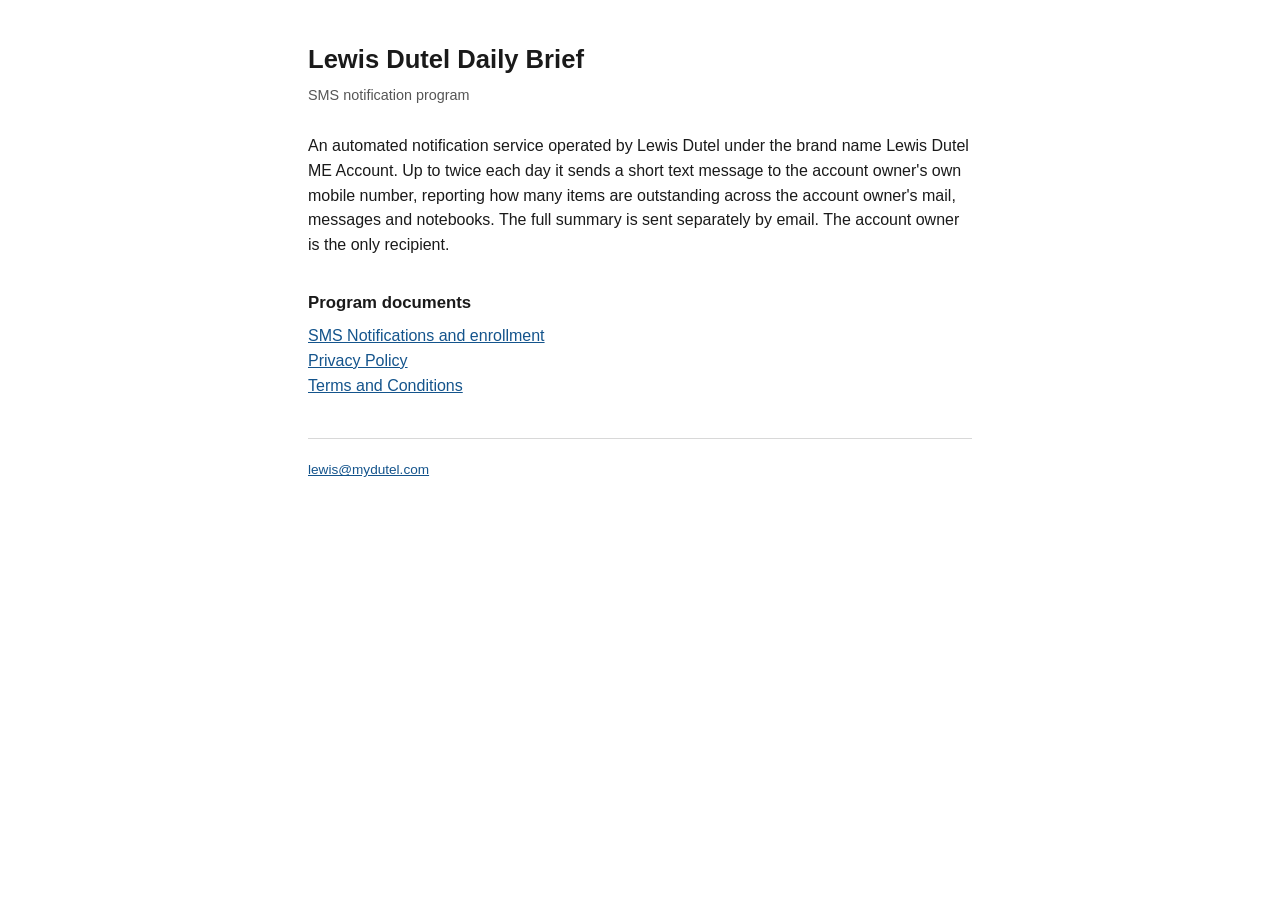
<file: index.html>
<!DOCTYPE html>
<html lang="en">
<head>
<meta charset="utf-8">
<meta name="viewport" content="width=device-width, initial-scale=1">
<title>Lewis Dutel Daily Brief</title>
<link rel="stylesheet" href="style.css">
</head>
<body>
<h1>Lewis Dutel Daily Brief</h1>
<p class="eff">SMS notification program</p>
<p>An automated notification service operated by Lewis Dutel under the brand name Lewis Dutel ME Account. Up to twice each day it sends a short text message to the account owner's own mobile number, reporting how many items are outstanding across the account owner's mail, messages and notebooks. The full summary is sent separately by email. The account owner is the only recipient.</p>
<h2>Program documents</h2>
<p><a href="opt-in.html">SMS Notifications and enrollment</a><br>
<a href="privacy.html">Privacy Policy</a><br>
<a href="terms.html">Terms and Conditions</a></p>
<hr>
<footer><a href="mailto:lewis@mydutel.com">lewis@mydutel.com</a></footer>
</body>
</html>
</file>
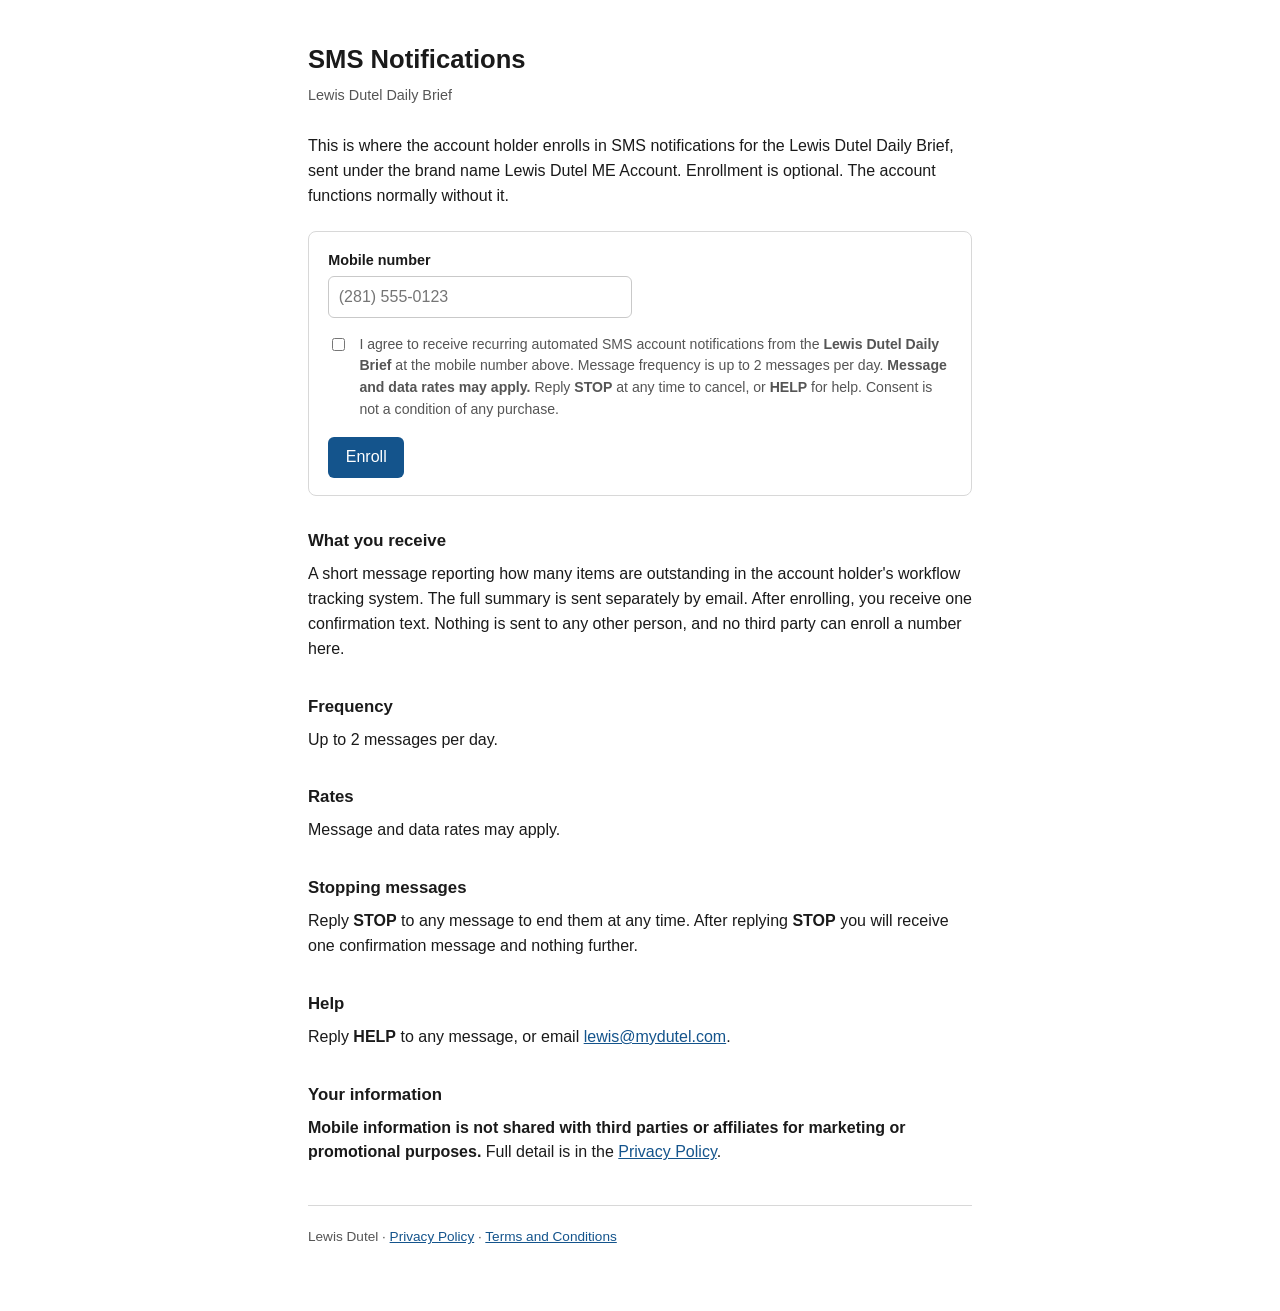
<file: opt-in.html>
<!DOCTYPE html>
<html lang="en">
<head>
<meta charset="utf-8">
<meta name="viewport" content="width=device-width, initial-scale=1">
<title>SMS Notifications — Lewis Dutel Daily Brief</title>
<link rel="stylesheet" href="style.css">
<style>
.optin{border:1px solid #d8d8d8;border-radius:8px;padding:1.1rem 1.2rem;margin:1.4rem 0}
.optin label{display:flex;gap:.7rem;align-items:flex-start;font-size:.97rem}
.optin input[type=checkbox]{margin-top:.28rem;flex:0 0 auto}
.optin .field{margin:0 0 1rem}
.optin .field span{display:block;font-weight:700;font-size:.9rem;margin-bottom:.3rem}
.optin input[type=tel]{width:100%;max-width:19rem;padding:.45rem .6rem;
 border:1px solid #c9c9c9;border-radius:6px;font:inherit}
.optin button{margin-top:1rem;padding:.5rem 1.1rem;border:0;border-radius:6px;
 background:#14548c;color:#fff;font:inherit;cursor:pointer}
.disc{font-size:.88rem;color:#555}
</style>
</head>
<body>

<h1>SMS Notifications</h1>
<p class="eff">Lewis Dutel Daily Brief</p>

<p>This is where the account holder enrolls in SMS notifications for the Lewis Dutel Daily Brief, sent under the brand name Lewis Dutel ME Account. Enrollment is optional. The account functions normally without it.</p>

<div class="optin">
  <div class="field">
    <span>Mobile number</span>
    <input type="tel" name="phone" placeholder="(281) 555-0123" autocomplete="tel">
  </div>
  <label>
    <input type="checkbox" name="consent" value="yes">
    <span class="disc">I agree to receive recurring automated SMS account notifications from the <strong>Lewis Dutel Daily Brief</strong> at the mobile number above. Message frequency is up to 2 messages per day. <strong>Message and data rates may apply.</strong> Reply <strong>STOP</strong> at any time to cancel, or <strong>HELP</strong> for help. Consent is not a condition of any purchase.</span>
  </label>
  <button type="submit">Enroll</button>
</div>

<h2>What you receive</h2>
<p>A short message reporting how many items are outstanding in the account holder's workflow tracking system. The full summary is sent separately by email. After enrolling, you receive one confirmation text. Nothing is sent to any other person, and no third party can enroll a number here.</p>

<h2>Frequency</h2>
<p>Up to 2 messages per day.</p>

<h2>Rates</h2>
<p>Message and data rates may apply.</p>

<h2>Stopping messages</h2>
<p>Reply <strong>STOP</strong> to any message to end them at any time. After replying <strong>STOP</strong> you will receive one confirmation message and nothing further.</p>

<h2>Help</h2>
<p>Reply <strong>HELP</strong> to any message, or email <a href="mailto:lewis@mydutel.com">lewis@mydutel.com</a>.</p>

<h2>Your information</h2>
<p><strong>Mobile information is not shared with third parties or affiliates for marketing or promotional purposes.</strong> Full detail is in the <a href="privacy.html">Privacy Policy</a>.</p>

<hr>
<footer>Lewis Dutel · <a href="privacy.html">Privacy Policy</a> · <a href="terms.html">Terms and Conditions</a></footer>

</body>
</html>
</file>
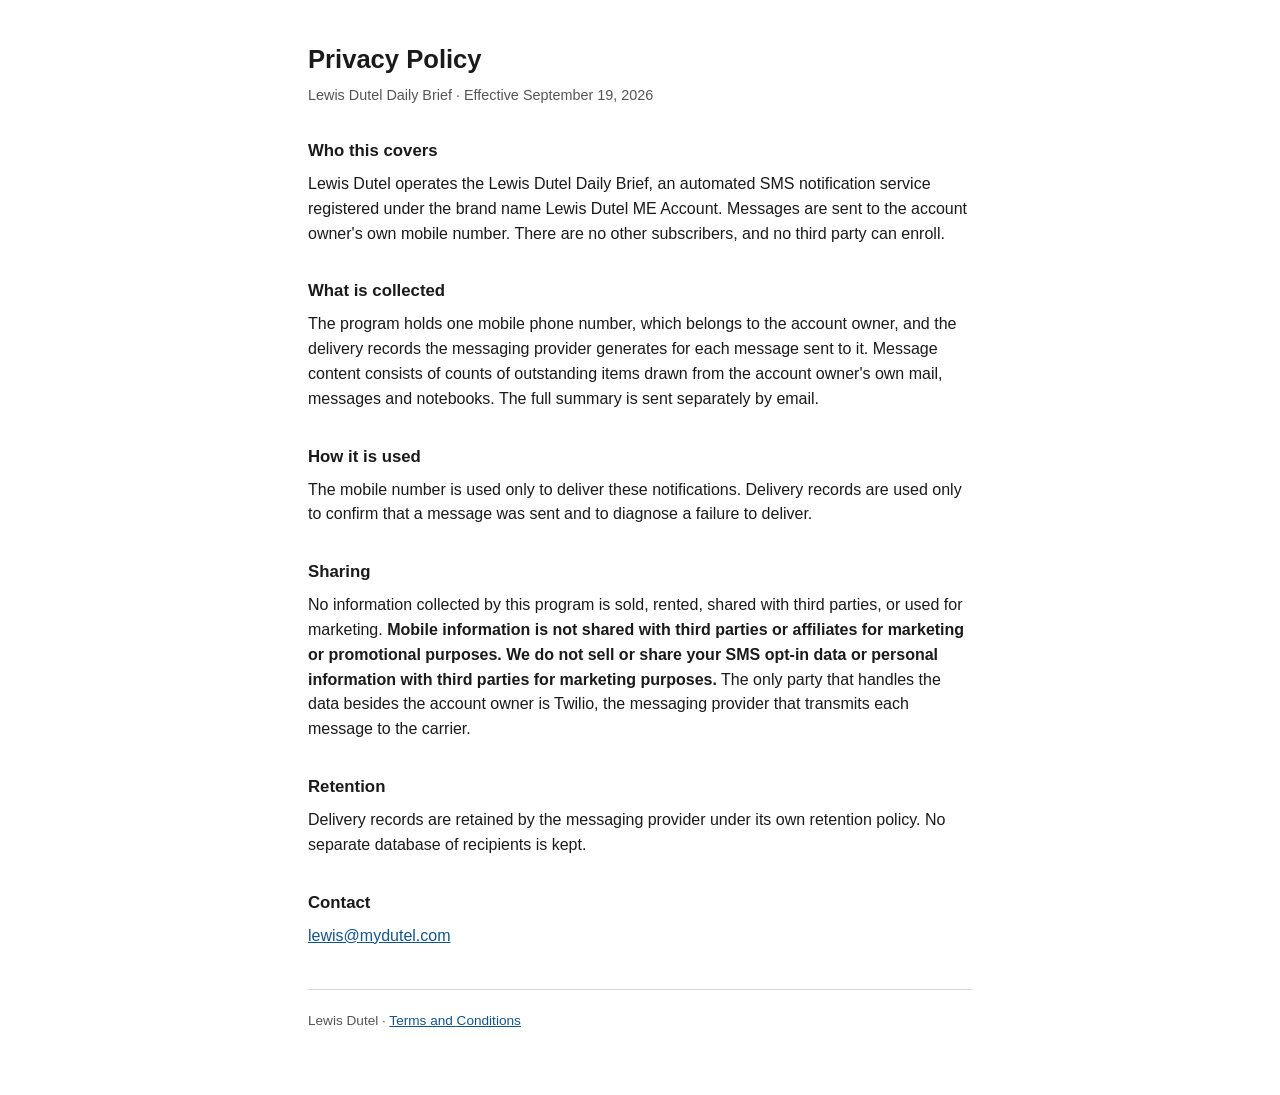
<file: privacy.html>
<!DOCTYPE html>
<html lang="en">
<head>
<meta charset="utf-8">
<meta name="viewport" content="width=device-width, initial-scale=1">
<title>Privacy Policy — Lewis Dutel Daily Brief</title>
<link rel="stylesheet" href="style.css">
</head>
<body>

<h1>Privacy Policy</h1>
<p class="eff">Lewis Dutel Daily Brief · Effective September 19, 2026</p>

<h2>Who this covers</h2>
<p>Lewis Dutel operates the Lewis Dutel Daily Brief, an automated SMS notification service registered under the brand name Lewis Dutel ME Account. Messages are sent to the account owner's own mobile number. There are no other subscribers, and no third party can enroll.</p>

<h2>What is collected</h2>
<p>The program holds one mobile phone number, which belongs to the account owner, and the delivery records the messaging provider generates for each message sent to it. Message content consists of counts of outstanding items drawn from the account owner's own mail, messages and notebooks. The full summary is sent separately by email.</p>

<h2>How it is used</h2>
<p>The mobile number is used only to deliver these notifications. Delivery records are used only to confirm that a message was sent and to diagnose a failure to deliver.</p>

<h2>Sharing</h2>
<p>No information collected by this program is sold, rented, shared with third parties, or used for marketing. <strong>Mobile information is not shared with third parties or affiliates for marketing or promotional purposes.</strong> <strong>We do not sell or share your SMS opt-in data or personal information with third parties for marketing purposes.</strong> The only party that handles the data besides the account owner is Twilio, the messaging provider that transmits each message to the carrier.</p>

<h2>Retention</h2>
<p>Delivery records are retained by the messaging provider under its own retention policy. No separate database of recipients is kept.</p>

<h2>Contact</h2>
<p><a href="mailto:lewis@mydutel.com">lewis@mydutel.com</a></p>

<hr>
<footer>Lewis Dutel · <a href="terms.html">Terms and Conditions</a></footer>

</body>
</html>
</file>
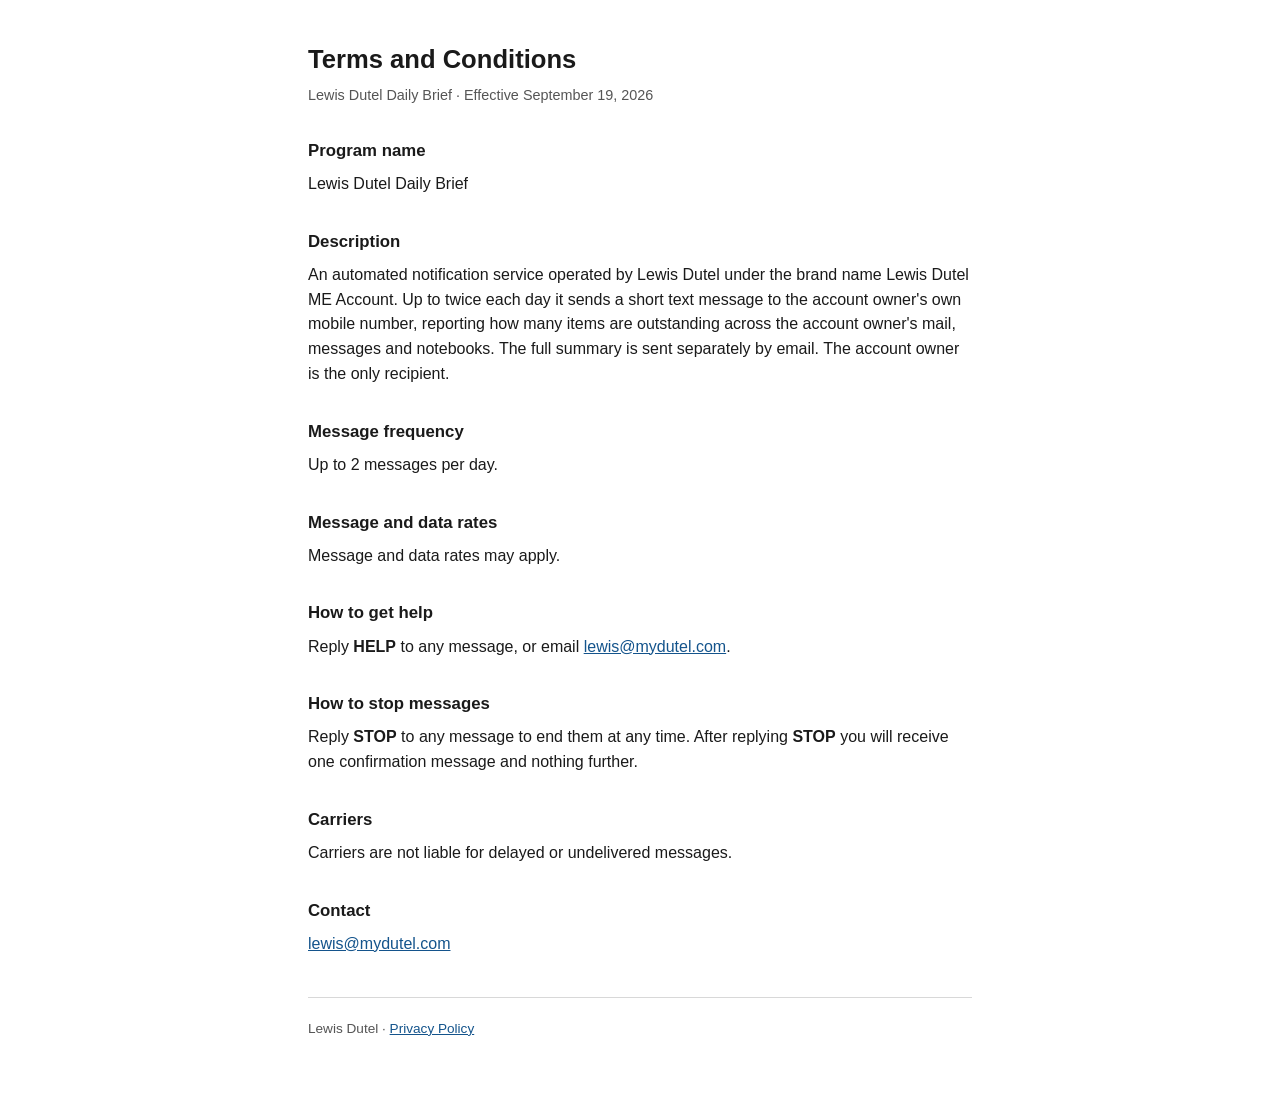
<file: terms.html>
<!DOCTYPE html>
<html lang="en">
<head>
<meta charset="utf-8">
<meta name="viewport" content="width=device-width, initial-scale=1">
<title>Terms and Conditions — Lewis Dutel Daily Brief</title>
<link rel="stylesheet" href="style.css">
</head>
<body>

<h1>Terms and Conditions</h1>
<p class="eff">Lewis Dutel Daily Brief · Effective September 19, 2026</p>

<h2>Program name</h2>
<p>Lewis Dutel Daily Brief</p>

<h2>Description</h2>
<p>An automated notification service operated by Lewis Dutel under the brand name Lewis Dutel ME Account. Up to twice each day it sends a short text message to the account owner's own mobile number, reporting how many items are outstanding across the account owner's mail, messages and notebooks. The full summary is sent separately by email. The account owner is the only recipient.</p>

<h2>Message frequency</h2>
<p>Up to 2 messages per day.</p>

<h2>Message and data rates</h2>
<p>Message and data rates may apply.</p>

<h2>How to get help</h2>
<p>Reply <strong>HELP</strong> to any message, or email <a href="mailto:lewis@mydutel.com">lewis@mydutel.com</a>.</p>

<h2>How to stop messages</h2>
<p>Reply <strong>STOP</strong> to any message to end them at any time. After replying <strong>STOP</strong> you will receive one confirmation message and nothing further.</p>

<h2>Carriers</h2>
<p>Carriers are not liable for delayed or undelivered messages.</p>

<h2>Contact</h2>
<p><a href="mailto:lewis@mydutel.com">lewis@mydutel.com</a></p>

<hr>
<footer>Lewis Dutel · <a href="privacy.html">Privacy Policy</a></footer>

</body>
</html>
</file>
<file: style.css>
:root { --ink:#1a1a1a; --muted:#555; --rule:#d8d8d8; }
* { box-sizing:border-box; }
body {
  font-family: Calibri, "Segoe UI", -apple-system, Helvetica, Arial, sans-serif;
  color:var(--ink); background:#fff; line-height:1.55;
  max-width:44rem; margin:0 auto; padding:2.5rem 1.25rem 4rem;
}
h1 { font-size:1.6rem; margin:0 0 .25rem; }
h2 { font-size:1.05rem; margin:2rem 0 .4rem; }
.eff { color:var(--muted); font-size:.9rem; margin:0 0 1.75rem; }
p, li { margin:.5rem 0; }
hr { border:0; border-top:1px solid var(--rule); margin:2.5rem 0 1.25rem; }
footer { color:var(--muted); font-size:.85rem; }
a { color:#14548c; }
</file>
